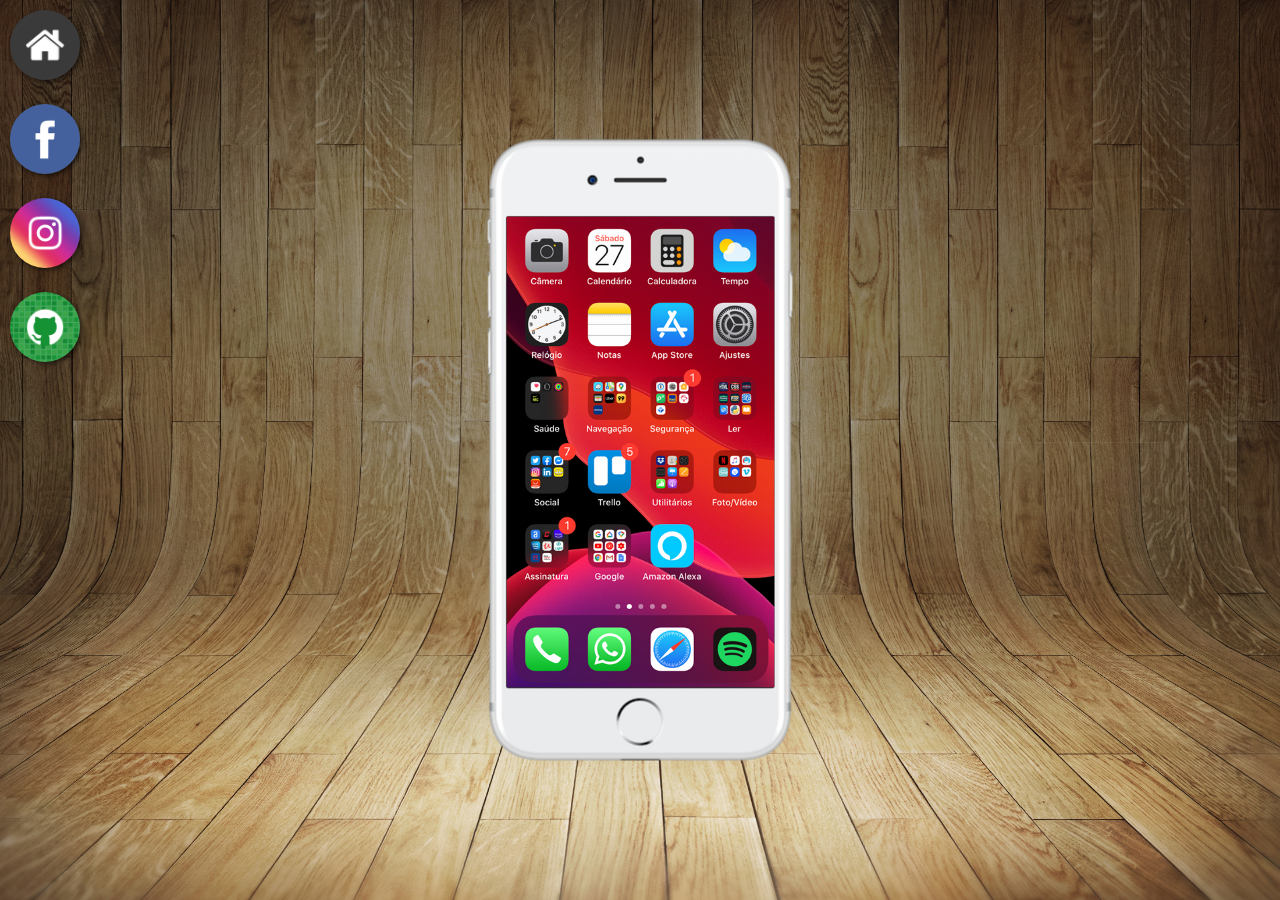
<file: index.html>
<!DOCTYPE html>
<html lang="pt-br">
<head>
    <meta charset="UTF-8">
    <meta name="viewport" content="width=device-width, initial-scale=1.0">
    <title>Projeto Rede Social</title>
    <link rel="shortcut icon" href="img.ico" type="image/x-icon">
    <link rel="stylesheet" href="estilos/style.css">
</head>
<body>

    
    
    <main>
        <section id="telefone">
            <iframe src="home.html" name="tela" id="tela" frameborder="0"></iframe>

        </section>

        <section id="social">

            <a href="home.html" target="tela"><img src="imagens/logo-home.jpg" alt="home"></a><br>
            <a href="facebook.html" target="tela"><img src="imagens/logo-facebook.jpg" alt="facebook"></a><br>
            <a href="instagram.html" target="tela"><img src="imagens/logo-instagram.jpg" alt="instagram"></a><br>
            <a href="github.html" target="tela"><img src="imagens/logo-github.jpg" alt="github"></a><br>
           

        </section>
    </main>
</body>
</html>
</file>
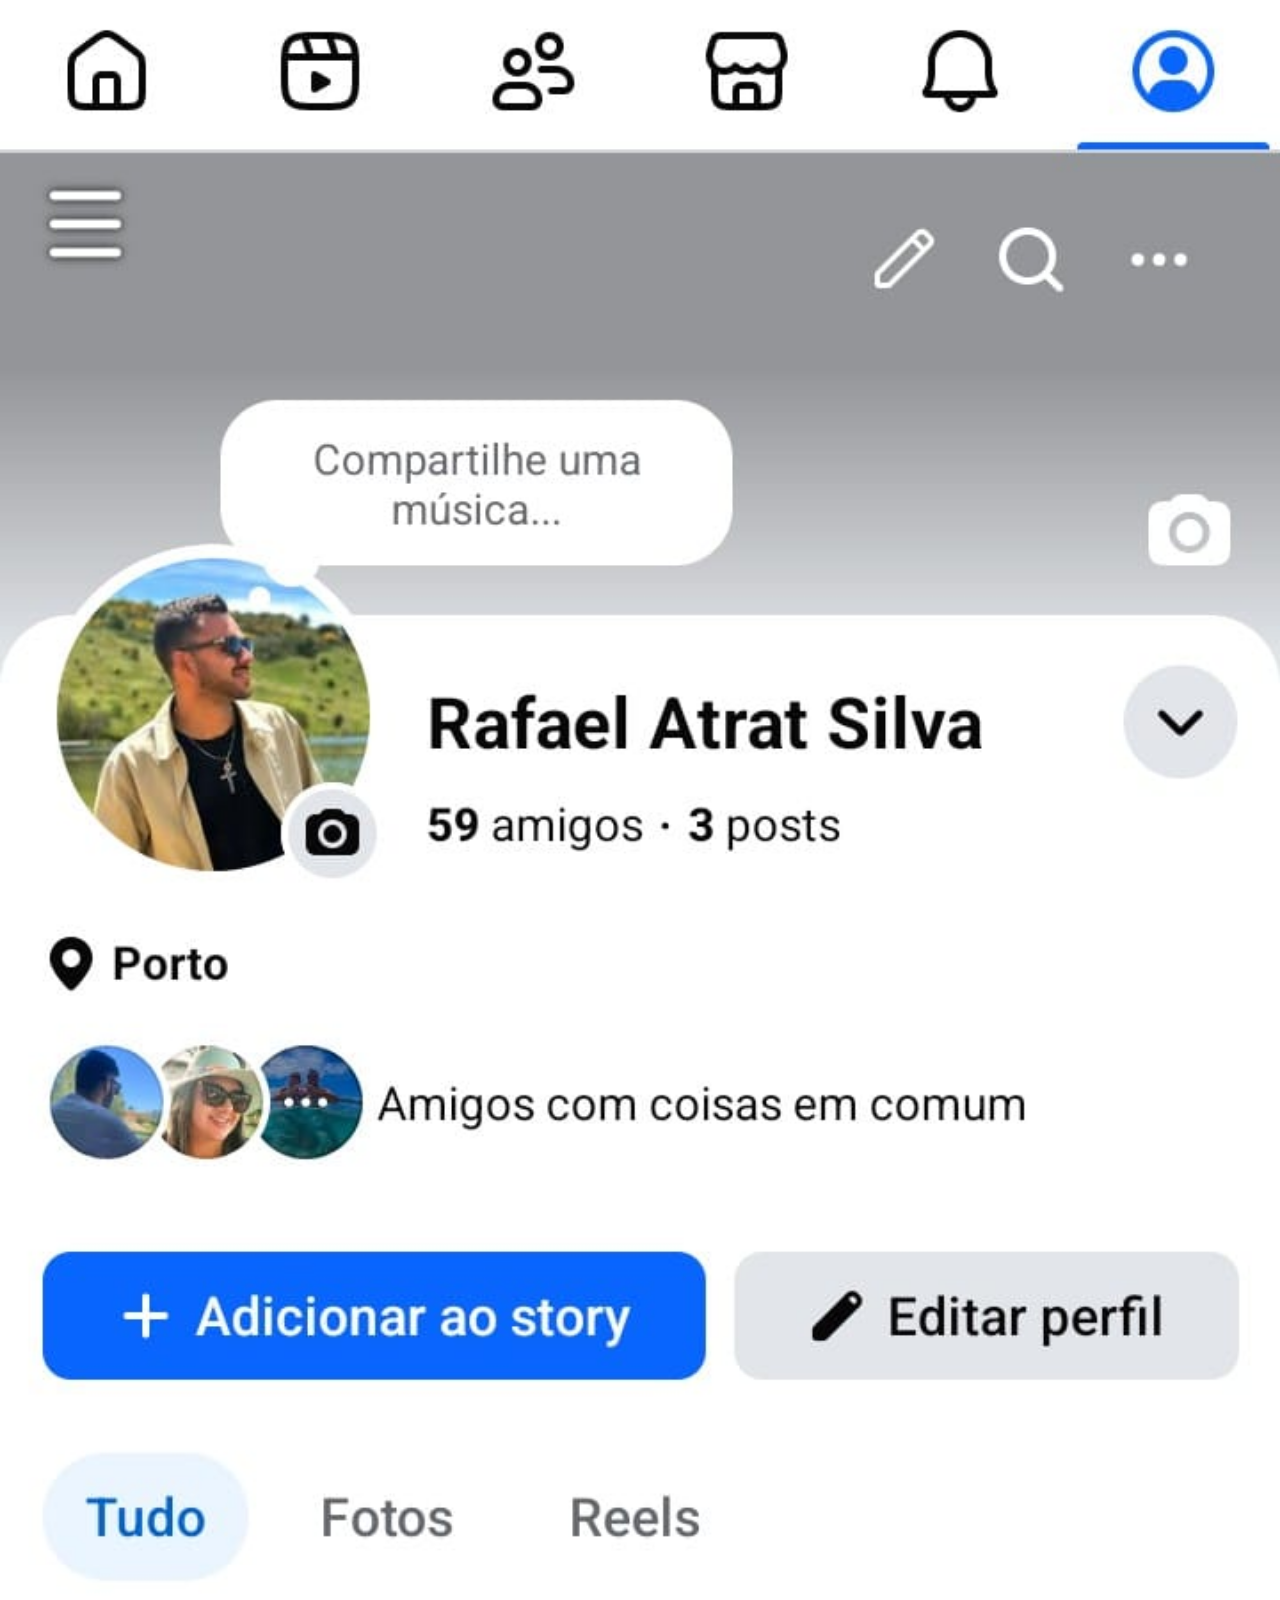
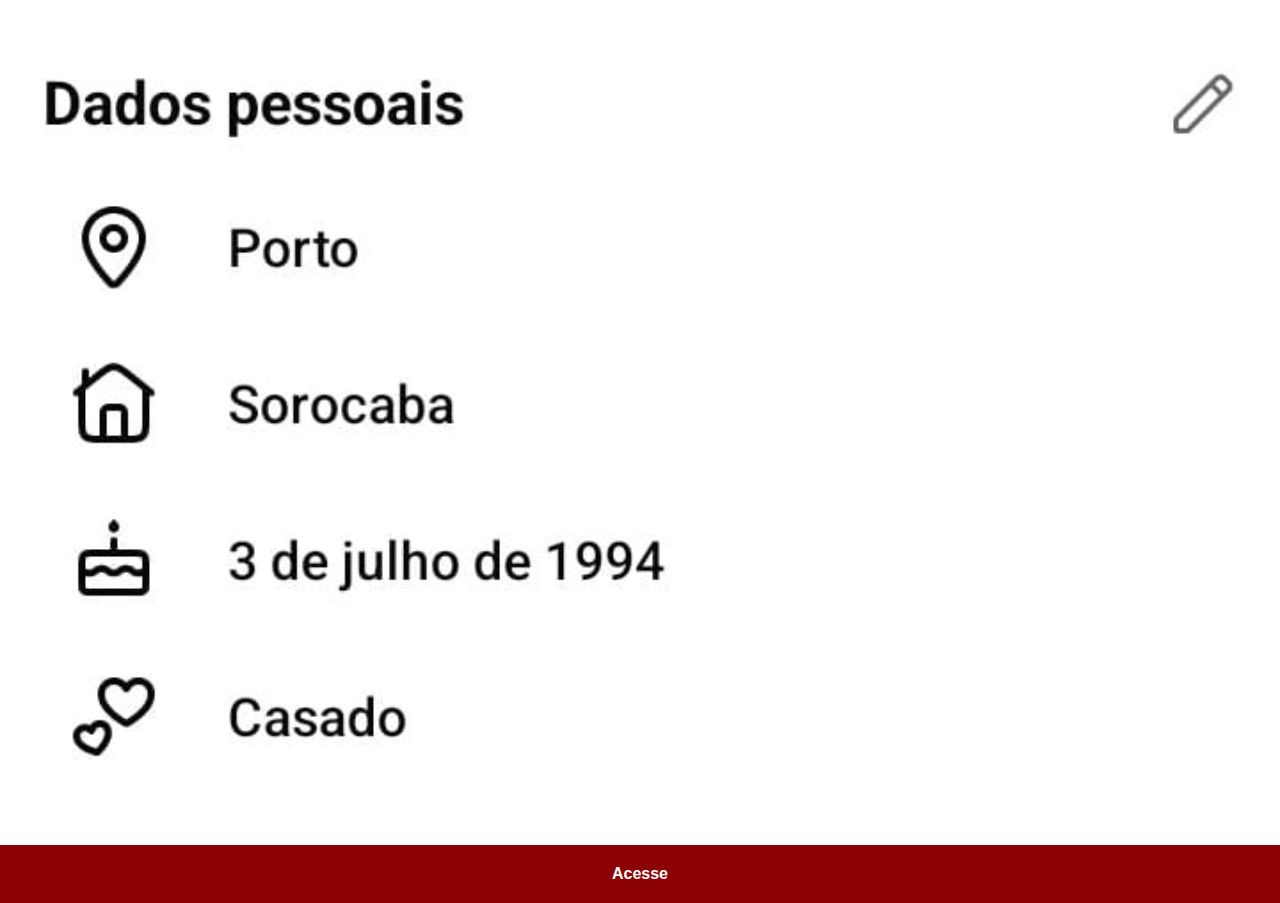
<file: facebook.html>
<!DOCTYPE html>
<html lang="pt-br">
<head>
    <meta charset="UTF-8">
    <meta name="viewport" content="width=device-width, initial-scale=1.0">
    <title>facebook</title>
    <link rel="stylesheet" href="estilos/social.css">
</head>

<body>
    <img src="imagens/facebook_tela.jpeg" alt="facebook">

    <a href="https://www.facebook.com/share/14ScwYdSomD/" target="_blank">Acesse</a>
    
</body>
</html>
</file>
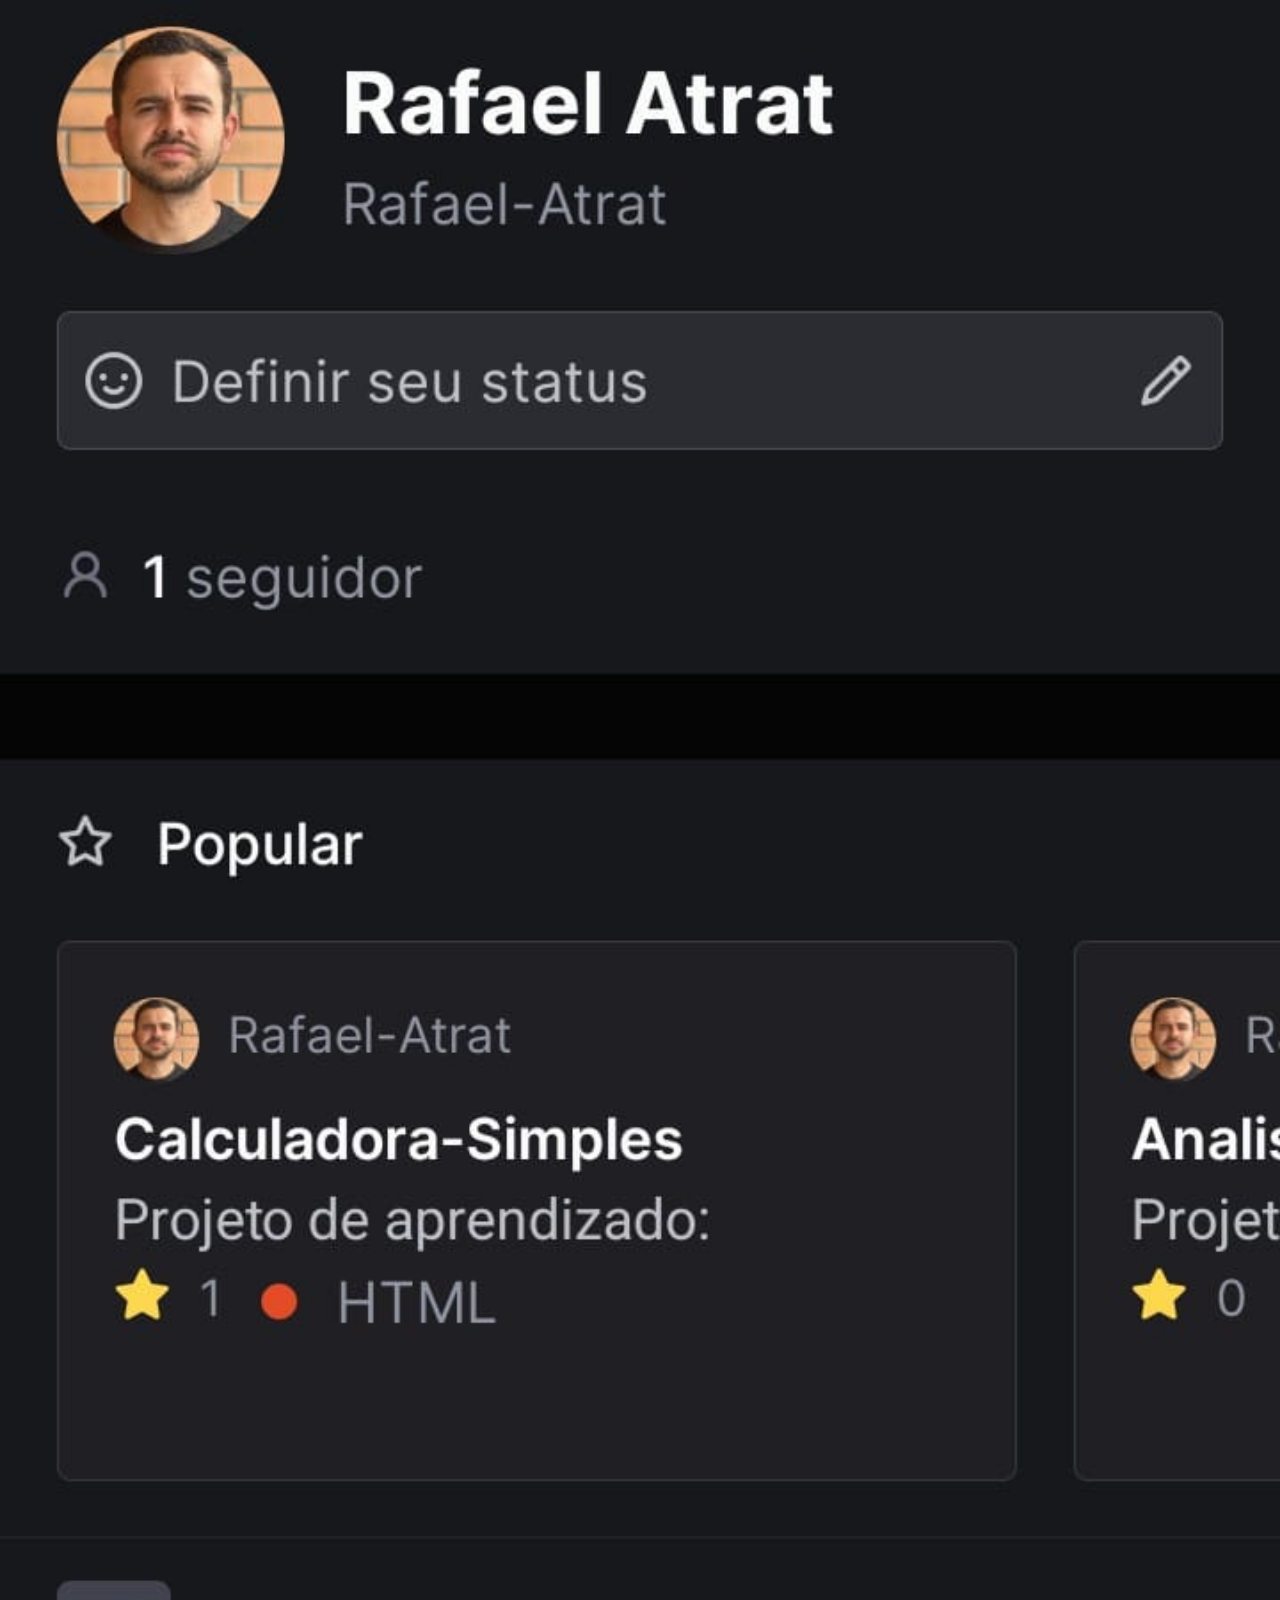
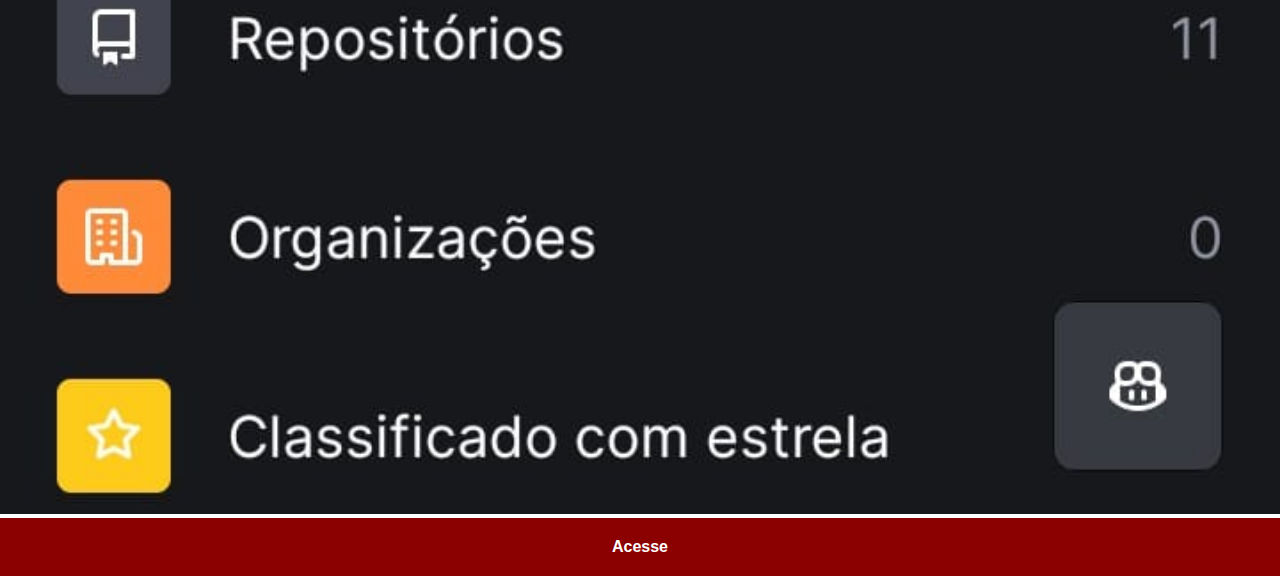
<file: github.html>
<!DOCTYPE html>
<html lang="pt-br">
<head>
    <meta charset="UTF-8">
    <meta name="viewport" content="width=device-width, initial-scale=1.0">
    <title>github</title>
    <link rel="stylesheet" href="estilos/social.css">
</head>
<body>

    <img src="imagens/github_tela.jpeg" alt="github">

    <a href="https://github.com/Rafael-Atrat" target="_blank">Acesse</a>
    
</body>
</html>
</file>
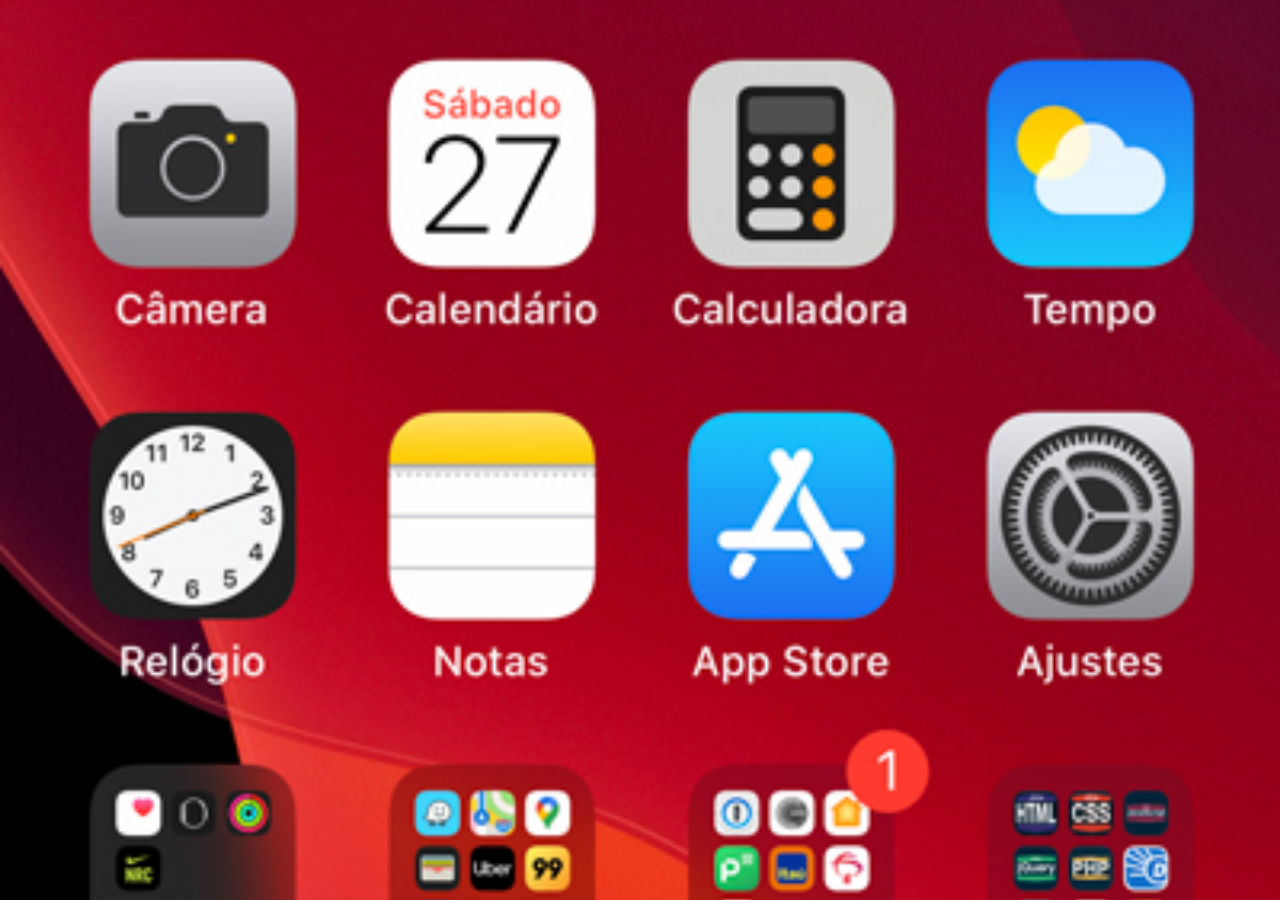
<file: home.html>
<!DOCTYPE html>
<html lang="pt-br">
<head>
    <meta charset="UTF-8">
    <meta name="viewport" content="width=device-width, initial-scale=1.0">
    <title>Document</title>
</head>
<style>
    *{
        margin: 0px;
        padding: 0px;
        
    }
    body{
        width: 100vw;
        height: 100vh;
        background: black url(imagens/tela-home.jpg) no-repeat top center;
        background-size: cover;
    }
</style>
<body>
    
</body>
</html>
</file>
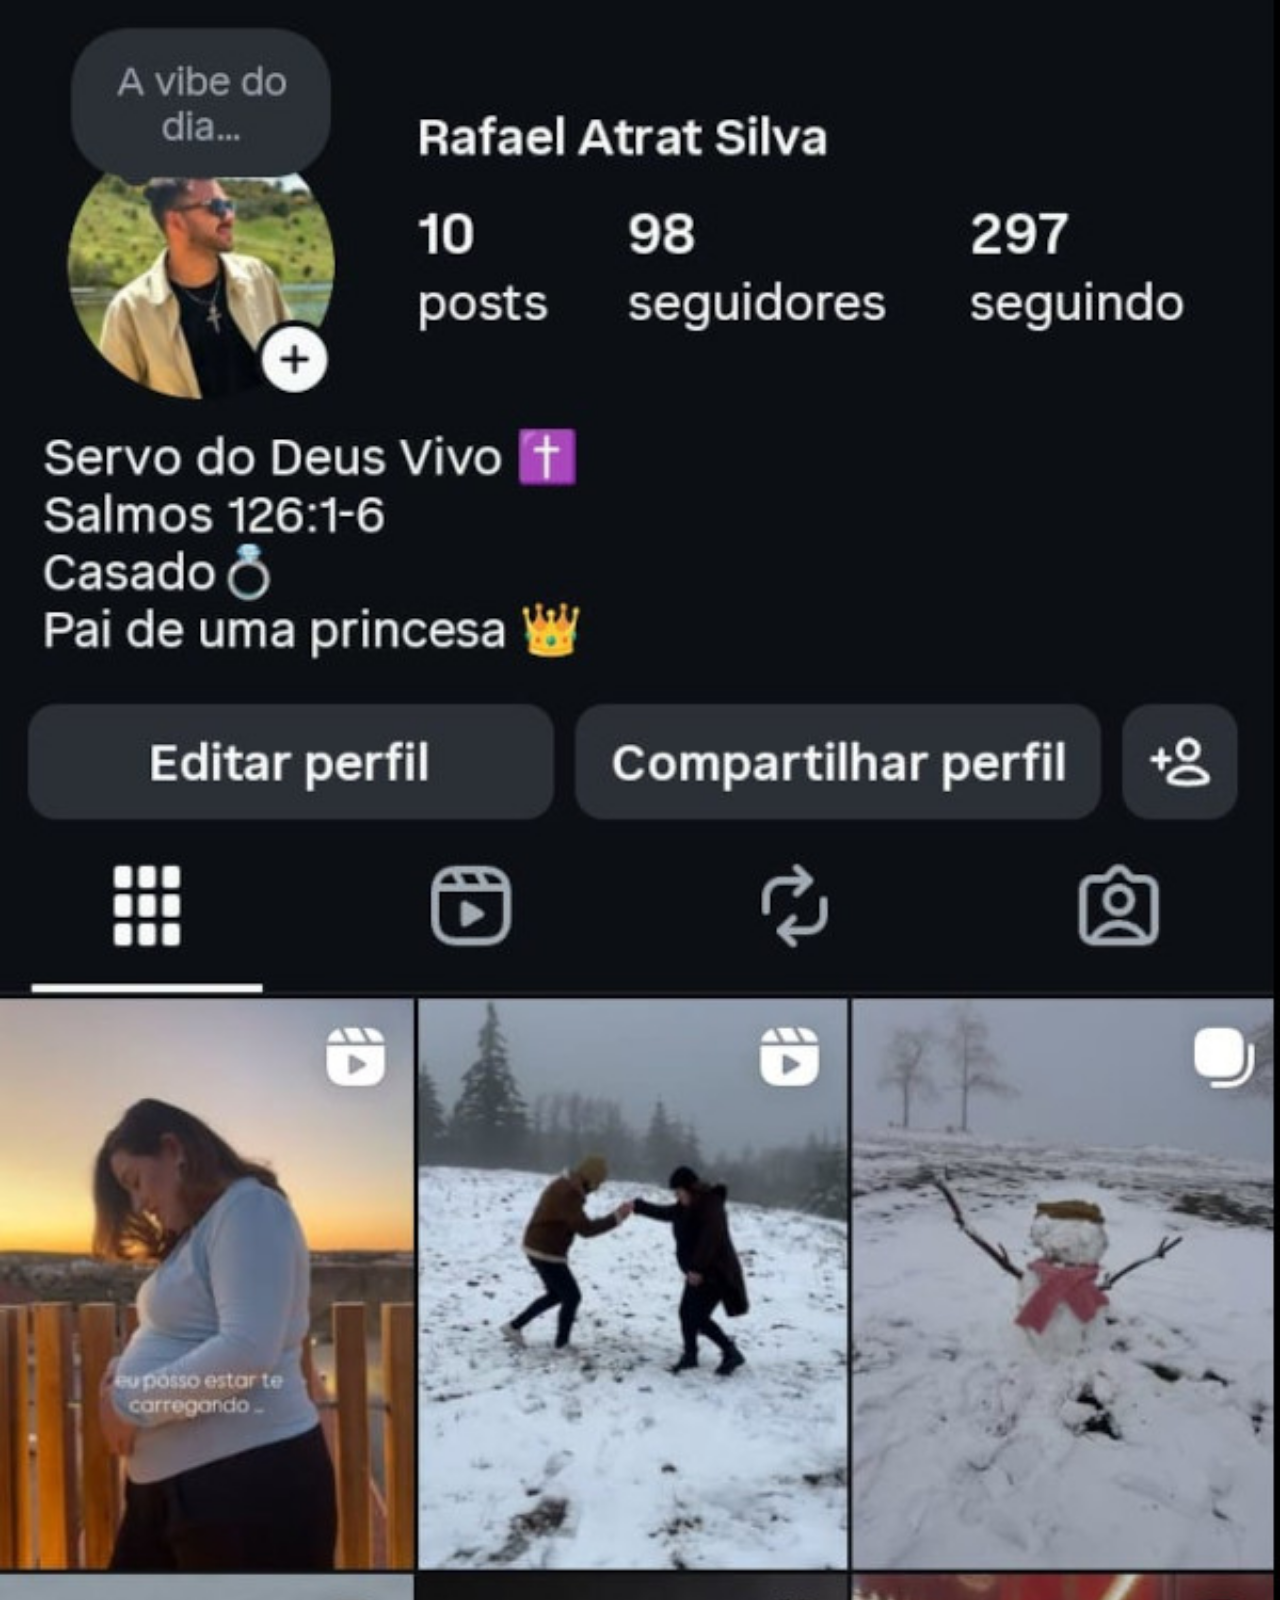
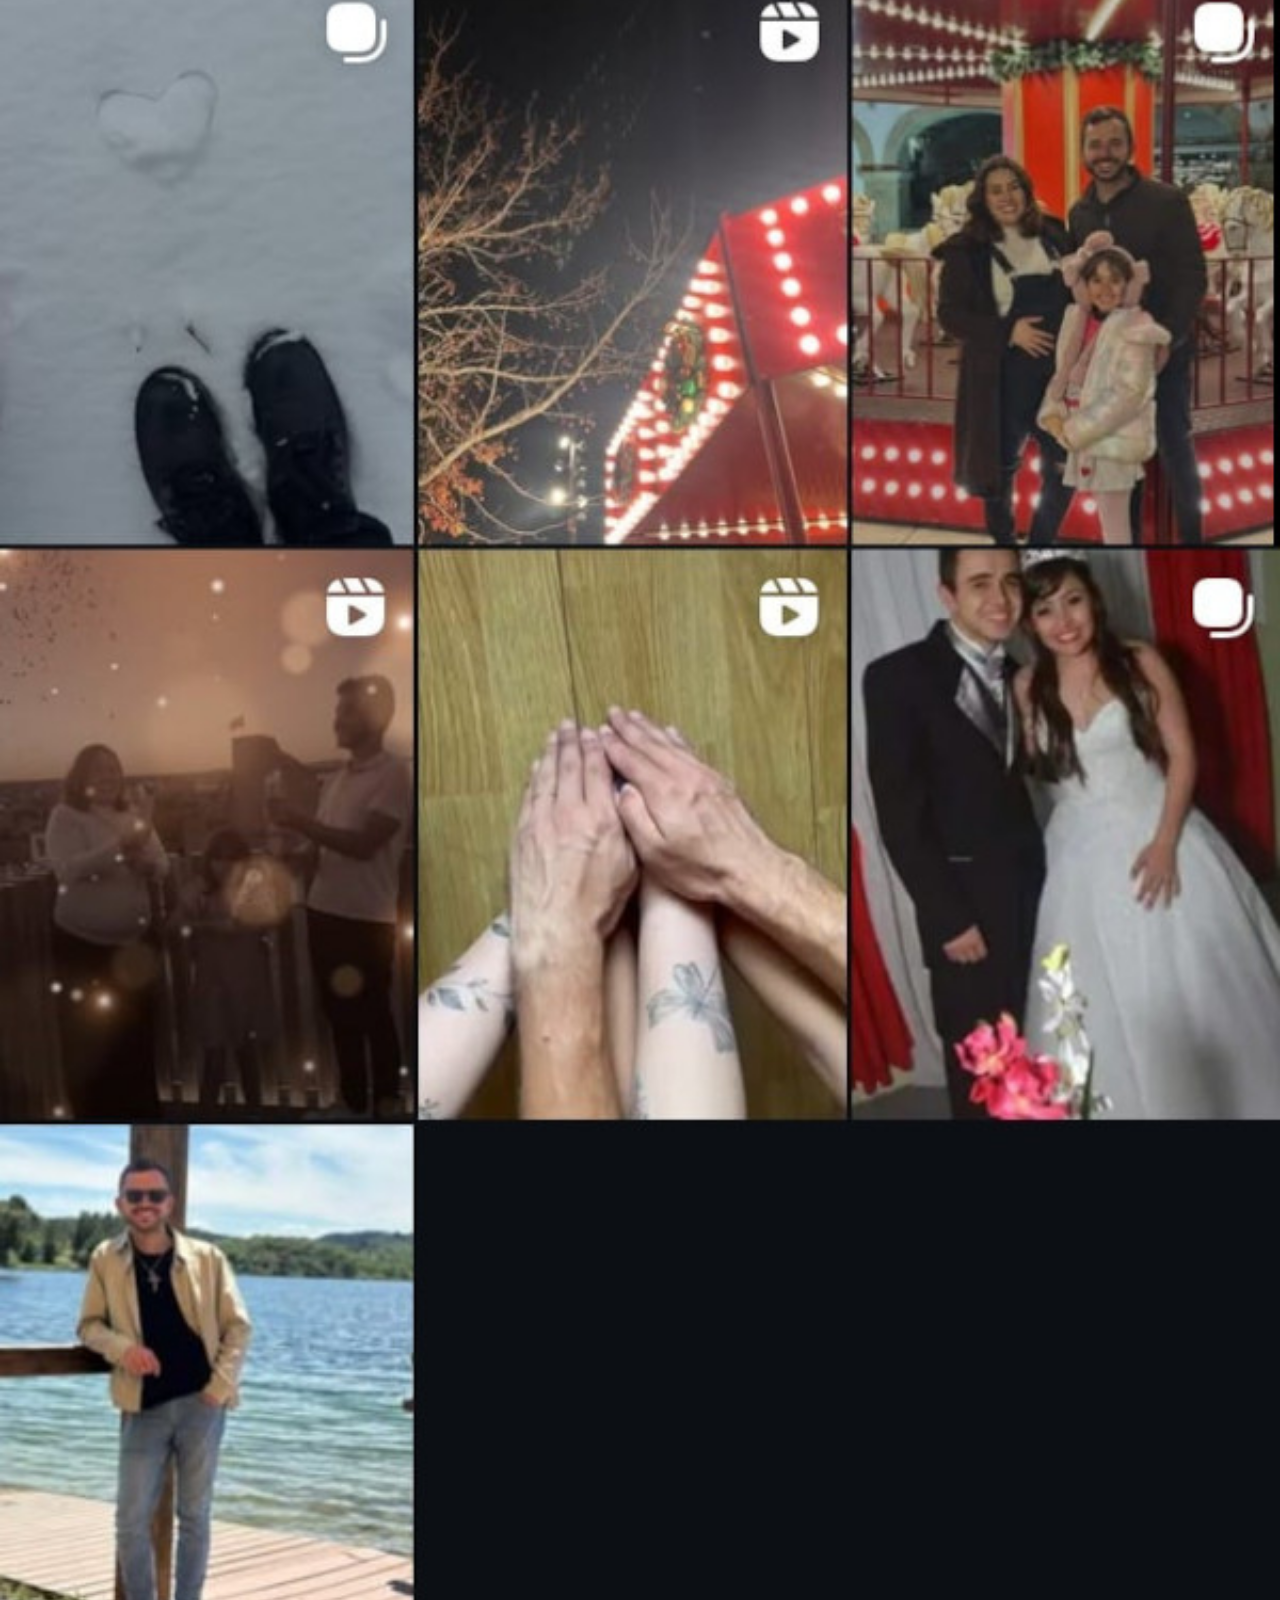
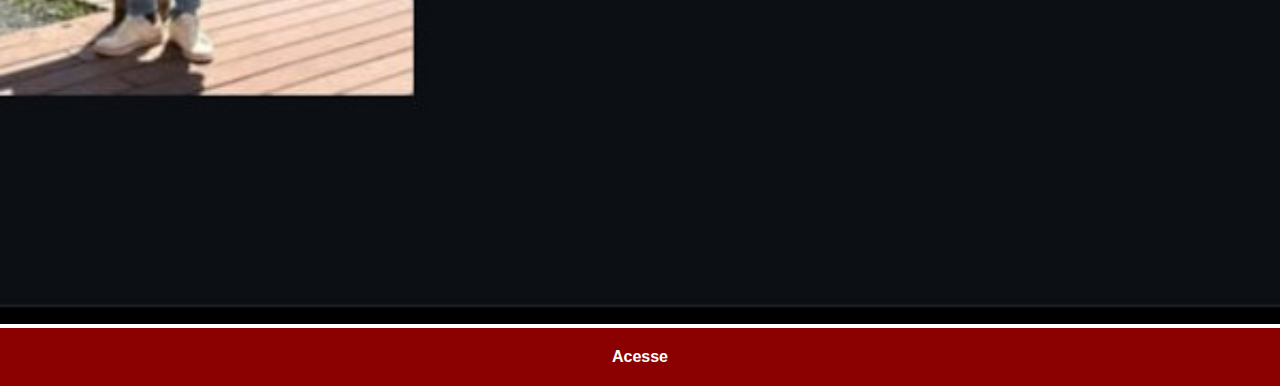
<file: instagram.html>
<!DOCTYPE html>
<html lang="pt-br">
<head>
    <meta charset="UTF-8">
    <meta name="viewport" content="width=device-width, initial-scale=1.0">
    <title>instagram</title>
    <link rel="stylesheet" href="estilos/social.css">
</head>
<body>

    <img src="imagens/instagram_tela.jpg" alt="instagram">

    <a href="https://www.instagram.com/rafael.atratsilva?igsh=MTV6Z3BwczBtc2NlNw==" target="_blank">Acesse</a>
    
</body>
</html>
</file>
<file: estilos/style.css>
*{
    margin: 0px;
    padding: 0px;
    font-family: Arial, Helvetica, sans-serif;
}

html, body{
    height: 100vh;
    width: 100vw;
    background-color: black;
}

body{
    background: url(../imagens/fundo-madeira.jpg) no-repeat top center;
    background-size: cover;
    background-attachment: fixed;
}

main{
    height: 100vh;
    position: relative;
    
}

section#telefone{
    position: absolute;
    top: 50%;
    left: 50%;
    transform: translate(-50%,-50%);
    height:627px ;
    width: 311px;
    background-color: blue;
    background: url(../imagens/frame-iphone.png) no-repeat;
}

iframe#tela{
    position: relative;
    top: 80px;
    left: 22px;
    width: 268px;
    height: 471px;
}

section#social img{
    width: 70px;
    margin: 10px;
    border-radius: 50%;
    box-shadow: 2px 2px 5px rgba(0, 0, 0, 0.591);
    box-sizing: border-box;

}

section#social img:hover{
    border: 2px solid rgba(255, 255, 255, 0.432);
    transform: translate(4px,-4px);
    box-shadow: 5px 5px 10px rgba(0, 0, 0, 0.349);
    transition: transform .3s, border .1s;

}
</file>
<file: estilos/social.css>
*{
        
            margin: 0px;
        padding: 0px;
        font-family: Arial, Helvetica, sans-serif;
    
    }

    ::-webkit-scrollbar{
        width: 0px;
        height: 0px;
    }
    img{
        width: 100vw;
        
    }

    a{
        display: block;
        background-color: darkred;
        color: white;
        text-align: center;
        font-weight: bolder;
        text-decoration: none;
        padding: 20px;
    }

    a:hover{
        background-color: red;
        text-decoration: underline;
        font-size: 17px;
    }
</file>
